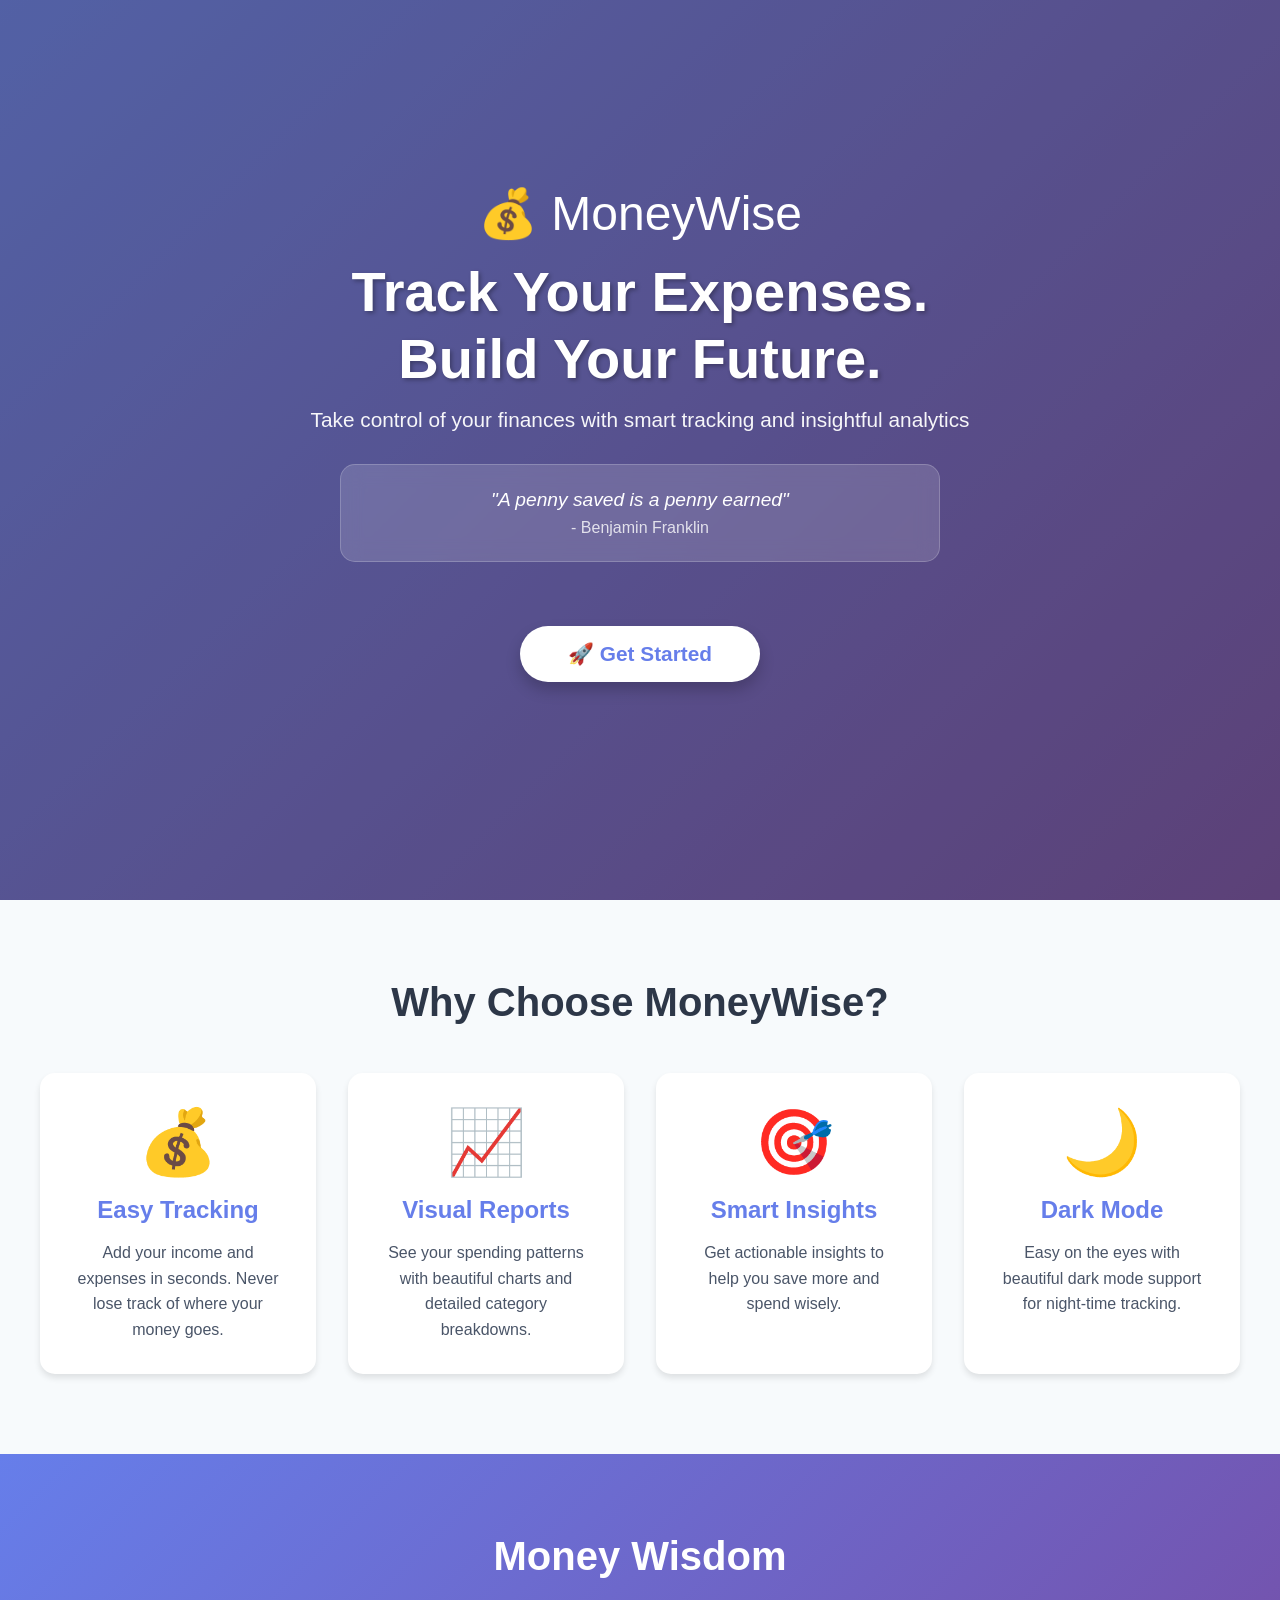
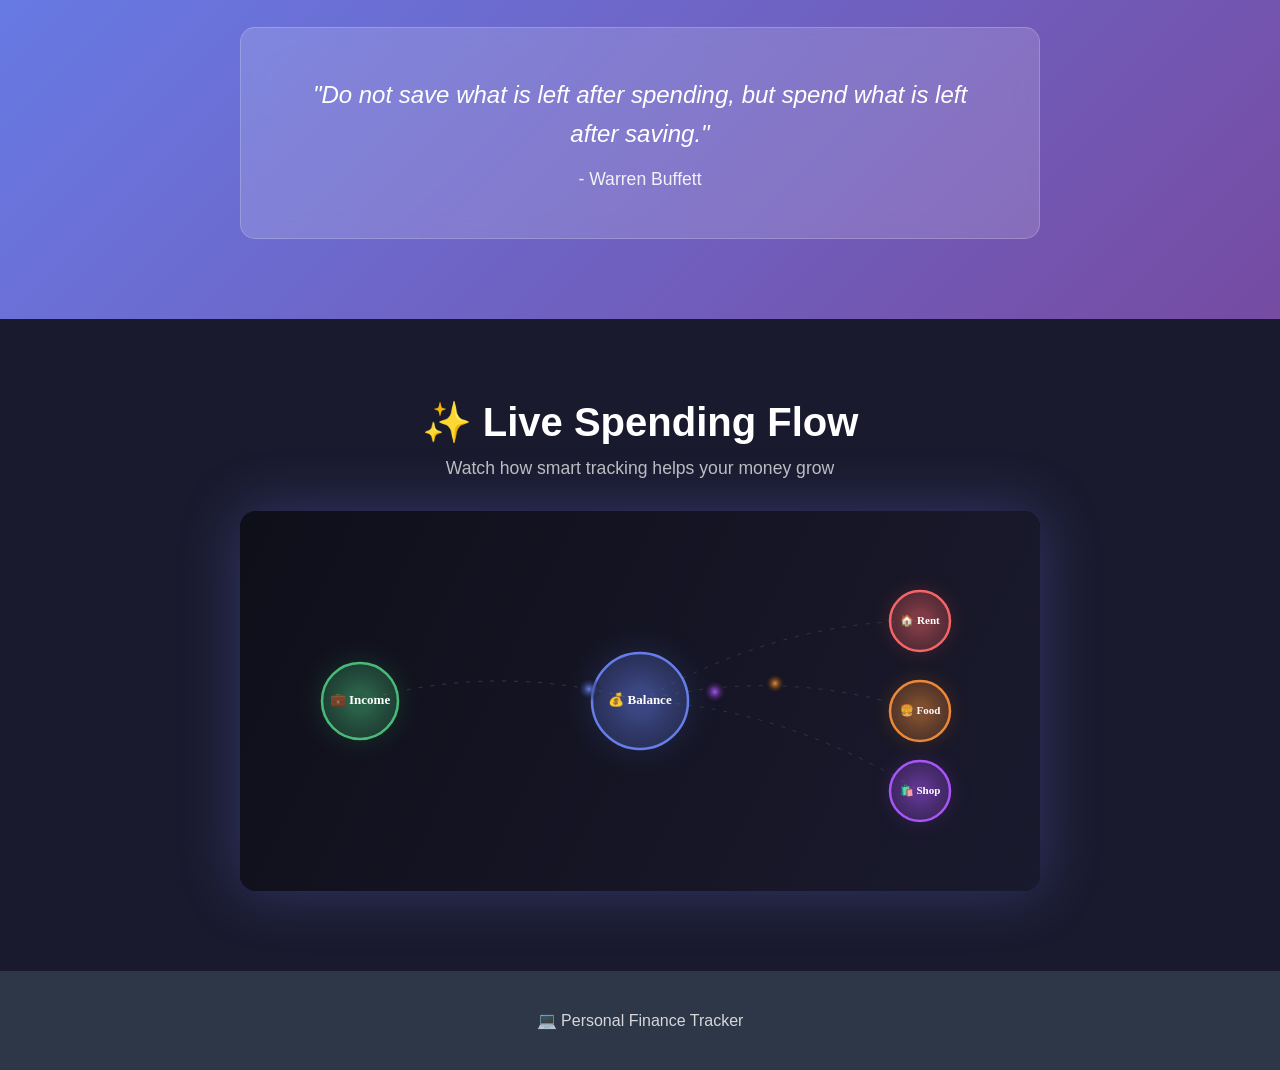
<file: index.html>
<!DOCTYPE html>
<html lang="en">
<head>
    <meta charset="UTF-8">
    <meta name="viewport" content="width=device-width, initial-scale=1.0">
    <title>MoneyWise - Smart Expense Tracker</title>
    <link rel="stylesheet" href="landing.css">
</head>
<body>
    
    <div class="hero-section">
        <div class="overlay"></div>
        <div class="hero-content">
            <div class="logo">💰 MoneyWise</div>
            <h1 class="hero-title">Track Your Expenses.<br>Build Your Future.</h1>
            <p class="hero-subtitle">Take control of your finances with smart tracking and insightful analytics</p>
            
            <div class="quote-box">
                <p class="quote">"A penny saved is a penny earned"</p>
                <p class="quote-author">- Benjamin Franklin</p>
            </div>

            <button class="cta-button" onclick="goToDashboard()">
                🚀 Get Started
            </button>

           
        </div>
    </div>

    <section class="features-section">
        <h2>Why Choose MoneyWise?</h2>
        <div class="features-grid">
            <div class="feature-card">
                <div class="feature-icon-large">💰</div>
                <h3>Easy Tracking</h3>
                <p>Add your income and expenses in seconds. Never lose track of where your money goes.</p>
            </div>
            <div class="feature-card">
                <div class="feature-icon-large">📈</div>
                <h3>Visual Reports</h3>
                <p>See your spending patterns with beautiful charts and detailed category breakdowns.</p>
            </div>
            <div class="feature-card">
                <div class="feature-icon-large">🎯</div>
                <h3>Smart Insights</h3>
                <p>Get actionable insights to help you save more and spend wisely.</p>
            </div>
            <div class="feature-card">
                <div class="feature-icon-large">🌙</div>
                <h3>Dark Mode</h3>
                <p>Easy on the eyes with beautiful dark mode support for night-time tracking.</p>
            </div>
        </div>
    </section>

    <section class="quotes-section">
        <h2>Money Wisdom</h2>
        <div class="quotes-carousel">
            <div class="quote-card active">
                <p class="carousel-quote">"Do not save what is left after spending, but spend what is left after saving."</p>
                <p class="carousel-author">- Warren Buffett</p>
            </div>
        </div>
    </section>

    <section class="canvas-section">
        <h2>✨ Live Spending Flow</h2>
        <p class="canvas-subtitle">Watch how smart tracking helps your money grow</p>
        <canvas id="flowCanvas"></canvas>
    </section>

    <footer class="landing-footer">
        <p>💻 Personal Finance Tracker</p>
        
    </footer>

    <script src="landing.js"></script>
</body>
</html>
</file>
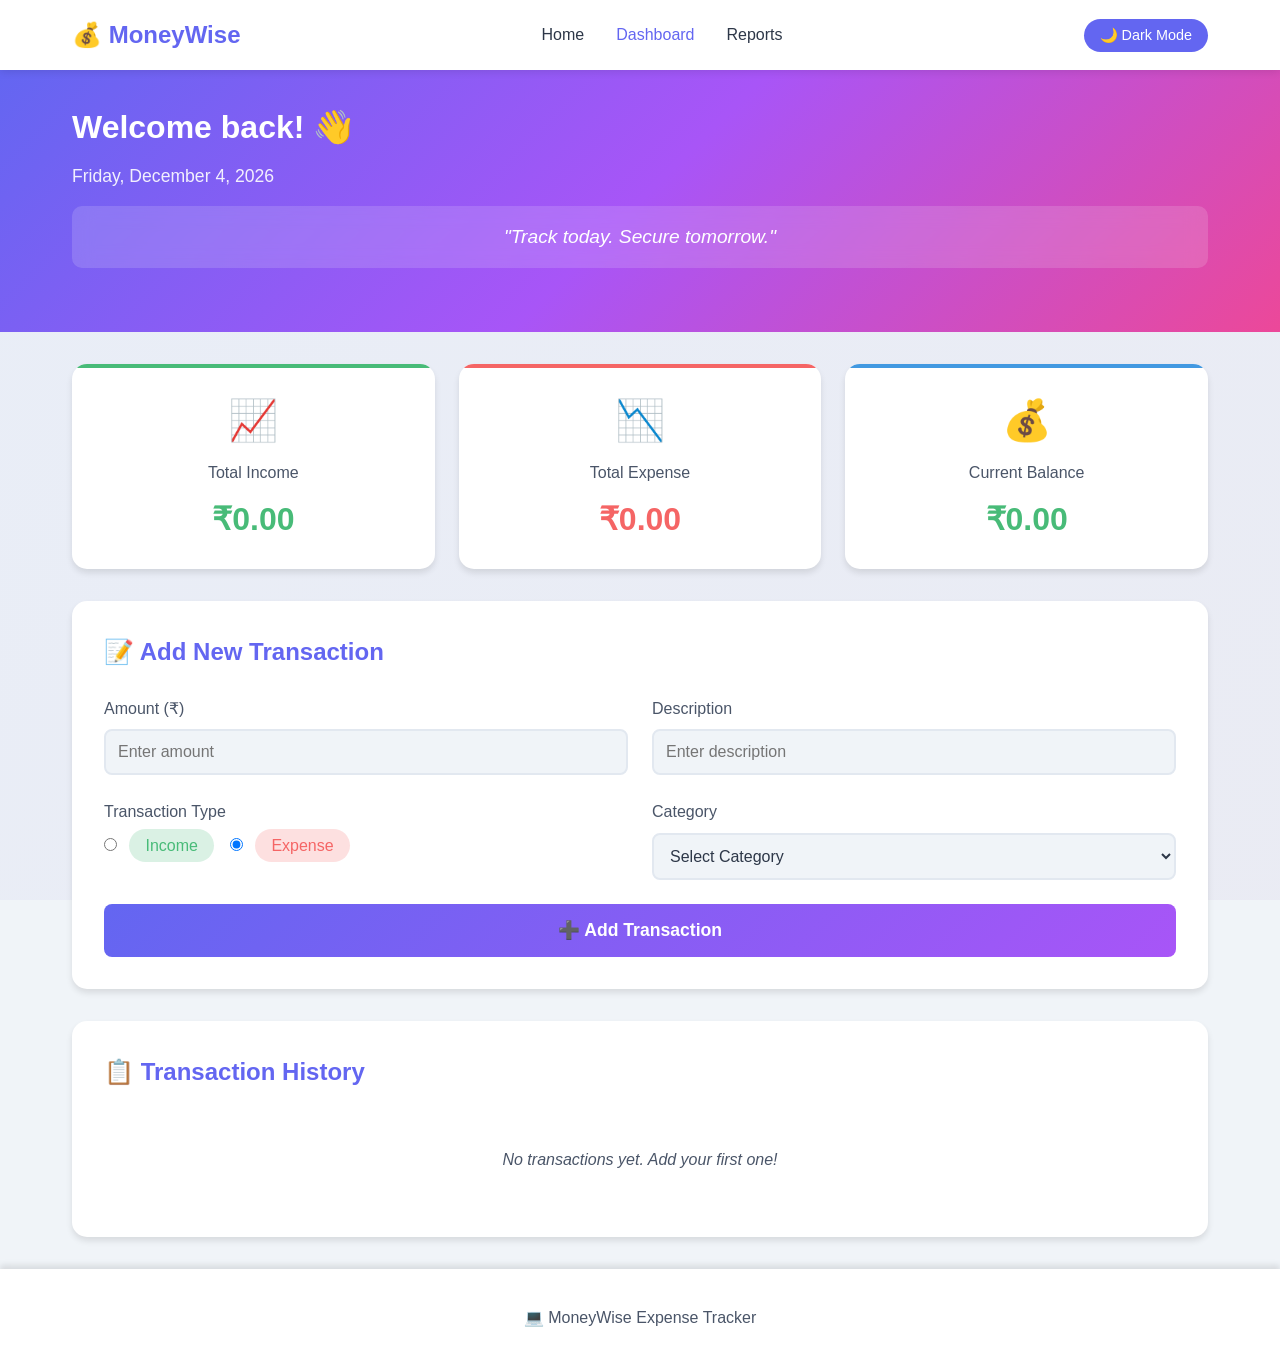
<file: dashboard.html>
<!DOCTYPE html>
<html lang="en">
<head>
    <meta charset="UTF-8">
    <meta name="viewport" content="width=device-width, initial-scale=1.0">
    <title>Dashboard - MoneyWise</title>
    <link rel="stylesheet" href="dashboard.css">
</head>
<body>
    
    <nav class="navbar">
        <div class="nav-container">
            <div class="nav-logo">💰 MoneyWise</div>
            <ul class="nav-menu">
                <li><a href="index.html">Home</a></li>
                <li><a href="dashboard.html" class="active">Dashboard</a></li>
                <li><a href="reports.html">Reports</a></li>
                
            </ul>
            <button class="theme-toggle" id="themeToggle">🌙 Dark Mode</button>
        </div>
    </nav>

    
    <section class="welcome-banner">
        <div class="container">
            <div class="welcome-content">
                <h1>Welcome back! 👋</h1>
                <p class="current-date" id="currentDate"></p>
            </div>
            <div class="motivational-quote">
                <p id="dailyQuote">"Track today. Secure tomorrow."</p>
            </div>
        </div>
    </section>

    
    <main class="container">
        
        <section class="summary-section">
            <div class="summary-card income-card">
                <div class="card-icon">📈</div>
                <h3>Total Income</h3>
                <p class="amount" id="totalIncome">₹0.00</p>
            </div>
            <div class="summary-card expense-card">
                <div class="card-icon">📉</div>
                <h3>Total Expense</h3>
                <p class="amount" id="totalExpense">₹0.00</p>
            </div>
            <div class="summary-card balance-card">
                <div class="card-icon">💰</div>
                <h3>Current Balance</h3>
                <p class="amount" id="currentBalance">₹0.00</p>
            </div>
        </section>

        
        <section class="form-section">
            <h2>📝 Add New Transaction</h2>
            <form id="transactionForm">
                <div class="form-row">
                    <div class="form-group">
                        <label for="amount">Amount (₹)</label>
                        <input type="number" id="amount" placeholder="Enter amount" required min="0.01" step="0.01">
                    </div>

                    <div class="form-group">
                        <label for="description">Description</label>
                        <input type="text" id="description" placeholder="Enter description" required>
                    </div>
                </div>

                <div class="form-row">
                    <div class="form-group">
                        <label>Transaction Type</label>
                        <div class="radio-group">
                            <label class="radio-label">
                                <input type="radio" name="type" value="income" required>
                                <span class="income-badge"> Income</span>
                            </label>
                            <label class="radio-label">
                                <input type="radio" name="type" value="expense" checked>
                                <span class="expense-badge"> Expense</span>
                            </label>
                        </div>
                    </div>

                    <div class="form-group">
                        <label for="category">Category</label>
                        <select id="category" required>
                            <option value="">Select Category</option>
                            <option value="Food">🍔 Food</option>
                            <option value="Travel">✈️ Travel</option>
                            <option value="Rent">🏠 Rent</option>
                            <option value="Shopping">🛍️ Shopping</option>
                            <option value="Education">📚 Education</option>
                            <option value="Medical">⚕️ Medical</option>
                            <option value="Salary">💼 Salary</option>
                            <option value="Others">📦 Others</option>
                        </select>
                    </div>
                </div>

                <button type="submit" class="btn-add">➕ Add Transaction</button>
            </form>
        </section>

       
        <section class="history-section">
            <h2>📋 Transaction History</h2>
            <div id="transactionList" class="transaction-list">
                <p class="no-transactions">No transactions yet. Add your first one!</p>
            </div>
        </section>
    </main>

    
    <footer>
        <p>💻 MoneyWise Expense Tracker </p>
        
    </footer>

    <script src="dashboard.js"></script>
</body>
</html>
</file>
<file: landing.css>
* {
    margin: 0;
    padding: 0;
    box-sizing: border-box;
}

body {
    font-family: 'Segoe UI', Tahoma, Geneva, Verdana, sans-serif;
    overflow-x: hidden;
}


.hero-section {
    position: relative;
    height: 100vh;
    background: linear-gradient(135deg, #667eea 0%, #764ba2 100%);
    background-image: 
        linear-gradient(135deg, rgba(102, 126, 234, 0.9) 0%, rgba(118, 75, 162, 0.9) 100%),
        url('https://images.unsplash.com/photo-1579621970563-ebec7560ff3e?w=1920&q=80');
    background-size: cover;
    background-position: center;
    background-attachment: fixed;
    display: flex;
    align-items: center;
    justify-content: center;
    color: white;
    text-align: center;
}

.overlay {
    position: absolute;
    top: 0;
    left: 0;
    width: 100%;
    height: 100%;
    background: rgba(0, 0, 0, 0.3);
}

.hero-content {
    position: relative;
    z-index: 2;
    max-width: 800px;
    padding: 2rem;
    animation: fadeInUp 1s ease;
}

@keyframes fadeInUp {
    from {
        opacity: 0;
        transform: translateY(30px);
    }
    to {
        opacity: 1;
        transform: translateY(0);
    }
}

.logo {
    font-size: 3rem;
    margin-bottom: 1rem;
    animation: bounce 2s infinite;
}

@keyframes bounce {
    0%, 100% {
        transform: translateY(0);
    }
    50% {
        transform: translateY(-10px);
    }
}

.hero-title {
    font-size: 3.5rem;
    font-weight: 700;
    margin-bottom: 1rem;
    line-height: 1.2;
    text-shadow: 2px 2px 4px rgba(0, 0, 0, 0.3);
}

.hero-subtitle {
    font-size: 1.3rem;
    margin-bottom: 2rem;
    opacity: 0.95;
}

.quote-box {
    background: rgba(255, 255, 255, 0.15);
    backdrop-filter: blur(10px);
    border-radius: 15px;
    padding: 1.5rem;
    margin: 2rem auto;
    max-width: 600px;
    border: 1px solid rgba(255, 255, 255, 0.2);
}

.quote {
    font-size: 1.2rem;
    font-style: italic;
    margin-bottom: 0.5rem;
}

.quote-author {
    font-size: 1rem;
    opacity: 0.8;
}

.cta-button {
    background: white;
    color: #667eea;
    border: none;
    padding: 1rem 3rem;
    font-size: 1.3rem;
    font-weight: 600;
    border-radius: 50px;
    cursor: pointer;
    transition: all 0.3s ease;
    box-shadow: 0 8px 15px rgba(0, 0, 0, 0.2);
    margin: 2rem 0;
}

.cta-button:hover {
    transform: translateY(-3px);
    box-shadow: 0 12px 20px rgba(0, 0, 0, 0.3);
    background: #f7fafc;
}

.features-quick {
    display: flex;
    justify-content: center;
    gap: 2rem;
    margin-top: 3rem;
    flex-wrap: wrap;
}

.feature-item {
    display: flex;
    align-items: center;
    gap: 0.5rem;
    background: rgba(255, 255, 255, 0.1);
    padding: 0.75rem 1.5rem;
    border-radius: 30px;
    backdrop-filter: blur(5px);
}

.feature-icon {
    font-size: 1.5rem;
}
.ft{
    color: black;
}


.features-section {
    padding: 5rem 2rem;
    background: #f7fafc;
    text-align: center;
}

.features-section h2 {
    font-size: 2.5rem;
    color: #2d3748;
    margin-bottom: 3rem;
}

.features-grid {
    display: grid;
    grid-template-columns: repeat(auto-fit, minmax(250px, 1fr));
    gap: 2rem;
    max-width: 1200px;
    margin: 0 auto;
}

.feature-card {
    background: white;
    padding: 2rem;
    border-radius: 15px;
    box-shadow: 0 4px 6px rgba(0, 0, 0, 0.1);
    transition: transform 0.3s ease, box-shadow 0.3s ease;
}

.feature-card:hover {
    transform: translateY(-10px);
    box-shadow: 0 12px 20px rgba(0, 0, 0, 0.15);
}

.feature-icon-large {
    font-size: 4rem;
    margin-bottom: 1rem;
}

.feature-card h3 {
    color: #667eea;
    font-size: 1.5rem;
    margin-bottom: 1rem;
}

.feature-card p {
    color: #4a5568;
    line-height: 1.6;
}


.quotes-section {
    padding: 5rem 2rem;
    background: linear-gradient(135deg, #667eea 0%, #764ba2 100%);
    color: white;
    text-align: center;
}

.quotes-section h2 {
    font-size: 2.5rem;
    margin-bottom: 3rem;
}

.quotes-carousel {
    max-width: 800px;
    margin: 0 auto;
}

.quote-card {
    background: rgba(255, 255, 255, 0.15);
    backdrop-filter: blur(10px);
    padding: 3rem;
    border-radius: 15px;
    border: 1px solid rgba(255, 255, 255, 0.2);
}

.carousel-quote {
    font-size: 1.5rem;
    font-style: italic;
    margin-bottom: 1rem;
    line-height: 1.6;
}

.carousel-author {
    font-size: 1.1rem;
    opacity: 0.9;
}

/* Footer */
.landing-footer {
    background: #2d3748;
    color: white;
    text-align: center;
    padding: 2rem;
}

.landing-footer p {
    margin: 0.5rem 0;
    opacity: 0.8;
}


@media (max-width: 768px) {
    .hero-title {
        font-size: 2.5rem;
    }

    .hero-subtitle {
        font-size: 1.1rem;
    }

    .features-quick {
        flex-direction: column;
        align-items: center;
    }

    .cta-button {
        padding: 0.875rem 2rem;
        font-size: 1.1rem;
    }

    .features-section h2,
    .quotes-section h2 {
        font-size: 2rem;
    }

    .quote-card {
        padding: 2rem;
    }

    .carousel-quote {
        font-size: 1.2rem;
    }
}

@media (max-width: 480px) {
    .logo {
        font-size: 2rem;
    }

    .hero-title {
        font-size: 2rem;
    }

    .features-grid {
        grid-template-columns: 1fr;
    }
}

/* Canvas Section */
.canvas-section {
    padding: 5rem 2rem;
    background: #1a1a2e;
    text-align: center;
    color: white;
}

.canvas-section h2 {
    font-size: 2.5rem;
    margin-bottom: 0.75rem;
}

.canvas-subtitle {
    font-size: 1.1rem;
    opacity: 0.7;
    margin-bottom: 2rem;
}

#flowCanvas {
    display: block;
    margin: 0 auto;
    border-radius: 16px;
    max-width: 100%;
    background: #0f0f1a;
    box-shadow: 0 0 60px rgba(102, 126, 234, 0.3);
}

@media (max-width: 768px) {
    #flowCanvas {
        width: 100% !important;
        height: 300px !important;
    }
}
</file>
<file: dashboard.css>
* {
    margin: 0;
    padding: 0;
    box-sizing: border-box;
}

:root {
   
    --bg-primary: #f0f4f8;
    --bg-secondary: #ffffff;
    --text-primary: #2d3748;
    --text-secondary: #4a5568;
    --income-color: #48bb78;
    --expense-color: #f56565;
    --balance-color: #4299e1;
    --accent-color: #6366f1;
    --shadow: rgba(0, 0, 0, 0.1);
    --border-color: #e2e8f0;
    --nav-bg: #ffffff;
}

body.dark-mode {
    
    --bg-primary: #1a202c;
    --bg-secondary: #2d3748;
    --text-primary: #f7fafc;
    --text-secondary: #e2e8f0;
    --shadow: rgba(0, 0, 0, 0.3);
    --border-color: #4a5568;
    --nav-bg: #2d3748;
}

body {
    font-family: 'Segoe UI', Tahoma, Geneva, Verdana, sans-serif;
    background: var(--bg-primary);
    background-image: 
        linear-gradient(135deg, rgba(102, 126, 234, 0.05) 0%, rgba(118, 75, 162, 0.05) 100%),
        url('https://images.unsplash.com/photo-1579621970563-ebec7560ff3e?w=1920&q=80');
    background-size: cover;
    background-attachment: fixed;
    background-position: center;
    color: var(--text-primary);
    line-height: 1.6;
    min-height: 100vh;
    transition: all 0.3s ease;
}


.navbar {
    background: var(--nav-bg);
    box-shadow: 0 2px 8px var(--shadow);
    position: sticky;
    top: 0;
    z-index: 100;
}

.nav-container {
    max-width: 1200px;
    margin: 0 auto;
    padding: 1rem 2rem;
    display: flex;
    justify-content: space-between;
    align-items: center;
}

.nav-logo {
    font-size: 1.5rem;
    font-weight: bold;
    color: var(--accent-color);
}

.nav-menu {
    display: flex;
    list-style: none;
    gap: 2rem;
}

.nav-menu a {
    text-decoration: none;
    color: var(--text-primary);
    font-weight: 500;
    transition: color 0.3s ease;
}

.nav-menu a:hover,
.nav-menu a.active {
    color: var(--accent-color);
}

.theme-toggle {
    background: var(--accent-color);
    border: none;
    color: white;
    padding: 0.5rem 1rem;
    border-radius: 20px;
    cursor: pointer;
    font-size: 0.9rem;
    transition: all 0.3s ease;
}

.theme-toggle:hover {
    transform: scale(1.05);
    box-shadow: 0 4px 8px var(--shadow);
}


.welcome-banner {
    background: linear-gradient(135deg, #6366f1 0%, #a855f7 50%, #ec4899 100%);
    color: white;
    padding: 2rem 0;
    margin-bottom: 2rem;
}

.welcome-content h1 {
    font-size: 2rem;
    margin-bottom: 0.5rem;
}

.current-date {
    font-size: 1.1rem;
    opacity: 0.9;
}

.motivational-quote {
    margin-top: 1rem;
    padding: 1rem;
    background: rgba(255, 255, 255, 0.15);
    border-radius: 10px;
    backdrop-filter: blur(10px);
    text-align: center;
}

.motivational-quote p {
    font-size: 1.2rem;
    font-style: italic;
}


.container {
    max-width: 1200px;
    margin: 0 auto 2rem;
    padding: 0 2rem;
}


.summary-section {
    display: grid;
    grid-template-columns: repeat(auto-fit, minmax(280px, 1fr));
    gap: 1.5rem;
    margin-bottom: 2rem;
}

.summary-card {
    background: var(--bg-secondary);
    padding: 1.5rem;
    border-radius: 15px;
    box-shadow: 0 4px 6px var(--shadow);
    text-align: center;
    transition: transform 0.3s ease;
    position: relative;
    overflow: hidden;
}

.summary-card::before {
    content: '';
    position: absolute;
    top: 0;
    left: 0;
    width: 100%;
    height: 4px;
}

.income-card::before {
    background: var(--income-color);
}

.expense-card::before {
    background: var(--expense-color);
}

.balance-card::before {
    background: var(--balance-color);
}

.summary-card:hover {
    transform: translateY(-5px);
}

.card-icon {
    font-size: 2.5rem;
    margin-bottom: 0.5rem;
}

.summary-card h3 {
    color: var(--text-secondary);
    font-size: 1rem;
    margin-bottom: 0.5rem;
    font-weight: 500;
}

.summary-card .amount {
    font-size: 2rem;
    font-weight: bold;
    margin-top: 0.5rem;
}

.income-card .amount {
    color: var(--income-color);
}

.expense-card .amount {
    color: var(--expense-color);
}

.balance-card .amount {
    color: var(--balance-color);
}


.form-section {
    background: var(--bg-secondary);
    padding: 2rem;
    border-radius: 15px;
    box-shadow: 0 4px 6px var(--shadow);
    margin-bottom: 2rem;
}

.form-section h2 {
    margin-bottom: 1.5rem;
    color: var(--accent-color);
}

.form-row {
    display: grid;
    grid-template-columns: repeat(auto-fit, minmax(250px, 1fr));
    gap: 1.5rem;
    margin-bottom: 1.5rem;
}

.form-group label {
    display: block;
    margin-bottom: 0.5rem;
    color: var(--text-secondary);
    font-weight: 500;
}

.form-group input,
.form-group select {
    width: 100%;
    padding: 0.75rem;
    border: 2px solid var(--border-color);
    border-radius: 8px;
    font-size: 1rem;
    background: var(--bg-primary);
    color: var(--text-primary);
    transition: border-color 0.3s ease;
}

.form-group input:focus,
.form-group select:focus {
    outline: none;
    border-color: var(--accent-color);
}

.radio-group {
    display: flex;
    gap: 1rem;
}

.radio-label {
    display: flex;
    align-items: center;
    cursor: pointer;
}

.radio-label input[type="radio"] {
    width: auto;
    margin-right: 0.5rem;
}

.income-badge,
.expense-badge {
    padding: 0.5rem 1rem;
    border-radius: 20px;
    font-weight: 500;
}

.income-badge {
    background: rgba(72, 187, 120, 0.2);
    color: var(--income-color);
}

.expense-badge {
    background: rgba(245, 101, 101, 0.2);
    color: var(--expense-color);
}

.btn-add {
    width: 100%;
    padding: 1rem;
    background: linear-gradient(135deg, #6366f1 0%, #a855f7 100%);
    color: white;
    border: none;
    border-radius: 8px;
    font-size: 1.1rem;
    font-weight: 600;
    cursor: pointer;
    transition: transform 0.3s ease, box-shadow 0.3s ease;
}

.btn-add:hover {
    transform: translateY(-2px);
    box-shadow: 0 6px 12px var(--shadow);
}


.history-section {
    background: var(--bg-secondary);
    padding: 2rem;
    border-radius: 15px;
    box-shadow: 0 4px 6px var(--shadow);
}

.history-section h2 {
    margin-bottom: 1.5rem;
    color: var(--accent-color);
}

.transaction-list {
    display: flex;
    flex-direction: column;
    gap: 1rem;
}

.no-transactions {
    text-align: center;
    color: var(--text-secondary);
    padding: 2rem;
    font-style: italic;
}

.transaction-item {
    display: flex;
    justify-content: space-between;
    align-items: center;
    padding: 1rem;
    background: var(--bg-primary);
    border-radius: 10px;
    border-left: 4px solid var(--accent-color);
    transition: transform 0.2s ease;
}

.transaction-item:hover {
    transform: translateX(5px);
}

.transaction-item.income {
    border-left-color: var(--income-color);
}

.transaction-item.expense {
    border-left-color: var(--expense-color);
}

.transaction-details {
    flex: 1;
}

.transaction-details h4 {
    color: var(--text-primary);
    margin-bottom: 0.25rem;
}

.transaction-details p {
    color: var(--text-secondary);
    font-size: 0.9rem;
}

.transaction-amount {
    font-size: 1.2rem;
    font-weight: bold;
    margin-right: 1rem;
}

.transaction-amount.income {
    color: var(--income-color);
}

.transaction-amount.expense {
    color: var(--expense-color);
}

.btn-delete {
    padding: 0.5rem 1rem;
    background: var(--expense-color);
    color: white;
    border: none;
    border-radius: 6px;
    cursor: pointer;
    transition: background 0.3s ease;
}

.btn-delete:hover {
    background: #e53e3e;
}


footer {
    background: var(--bg-secondary);
    text-align: center;
    padding: 2rem;
    margin-top: 2rem;
    color: var(--text-secondary);
    box-shadow: 0 -4px 6px var(--shadow);
}

footer p {
    margin: 0.25rem 0;
}


@media (max-width: 768px) {
    .nav-container {
        flex-direction: column;
        gap: 1rem;
    }

    .nav-menu {
        gap: 1rem;
    }

    .welcome-content h1 {
        font-size: 1.5rem;
    }

    .container {
        padding: 0 1rem;
    }

    .form-row {
        grid-template-columns: 1fr;
    }

    .transaction-item {
        flex-direction: column;
        align-items: flex-start;
        gap: 0.5rem;
    }

    .transaction-amount {
        margin-right: 0;
    }
}
</file>
